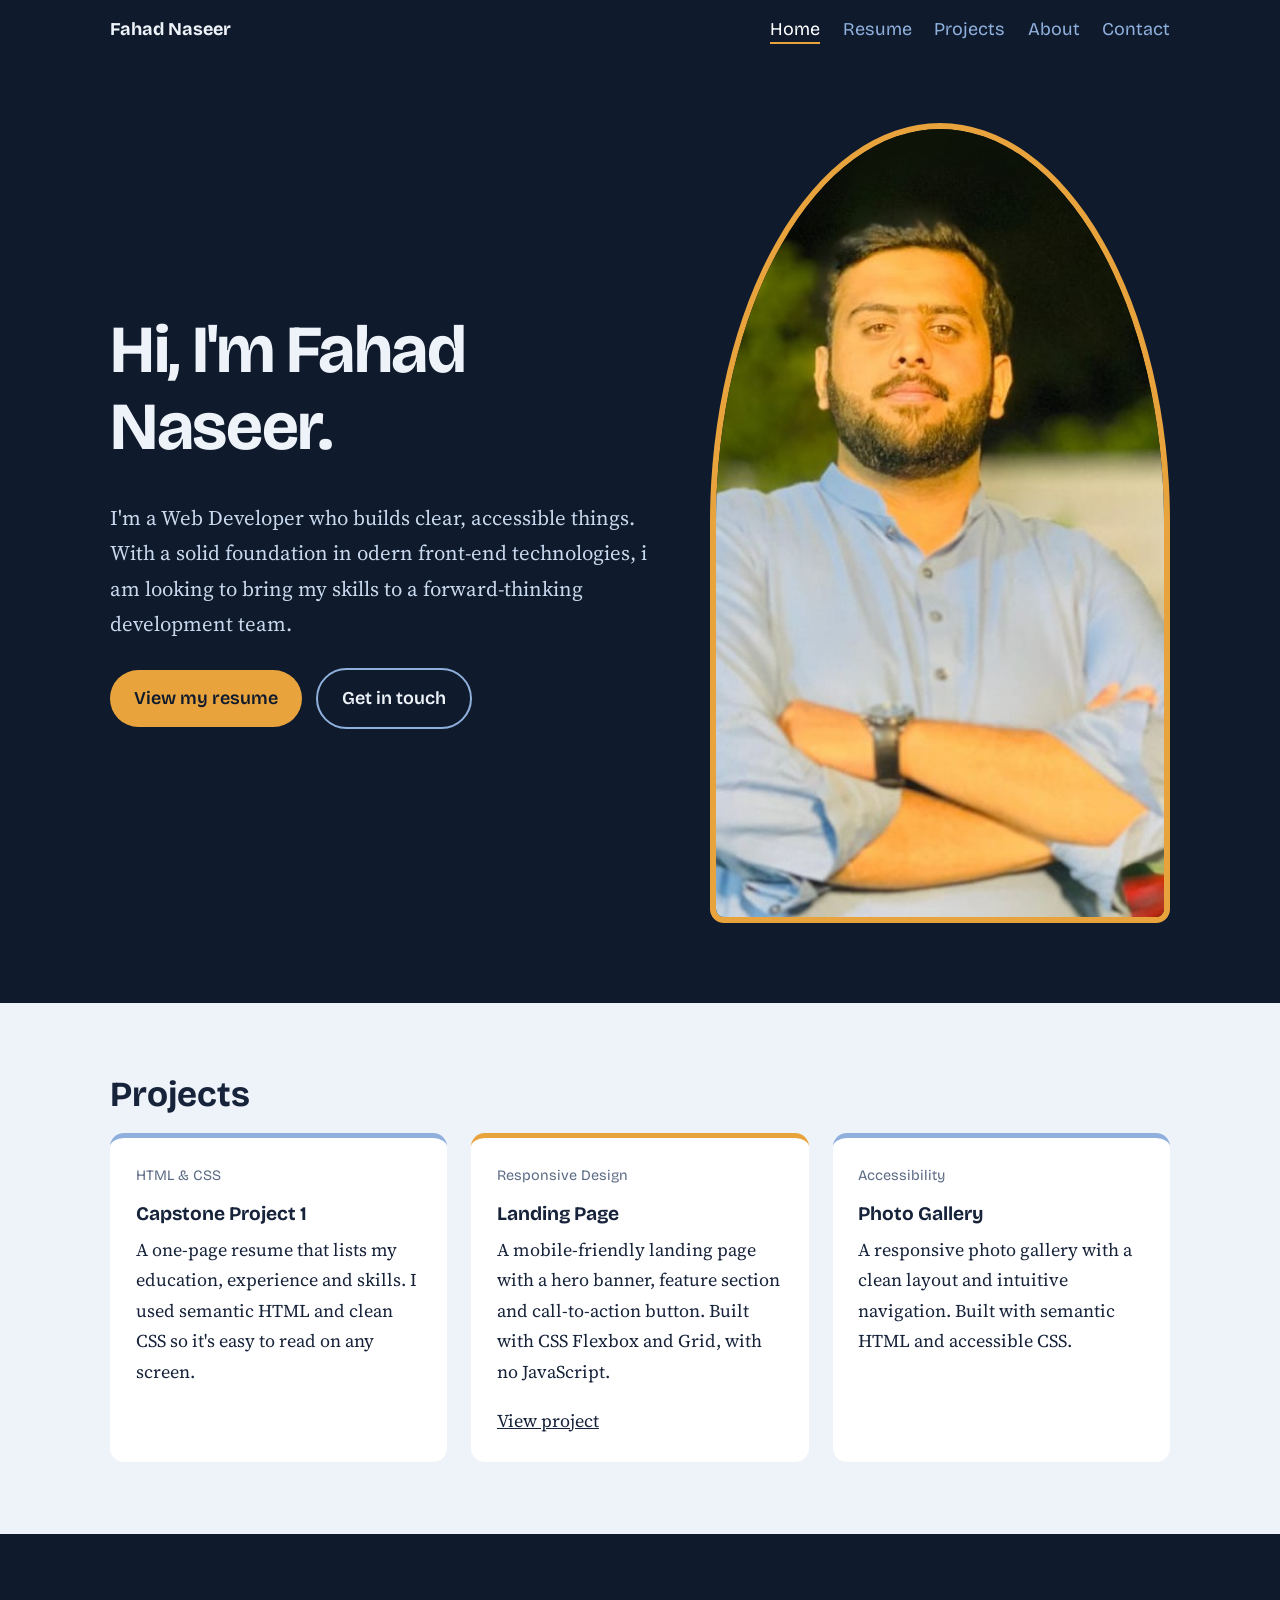
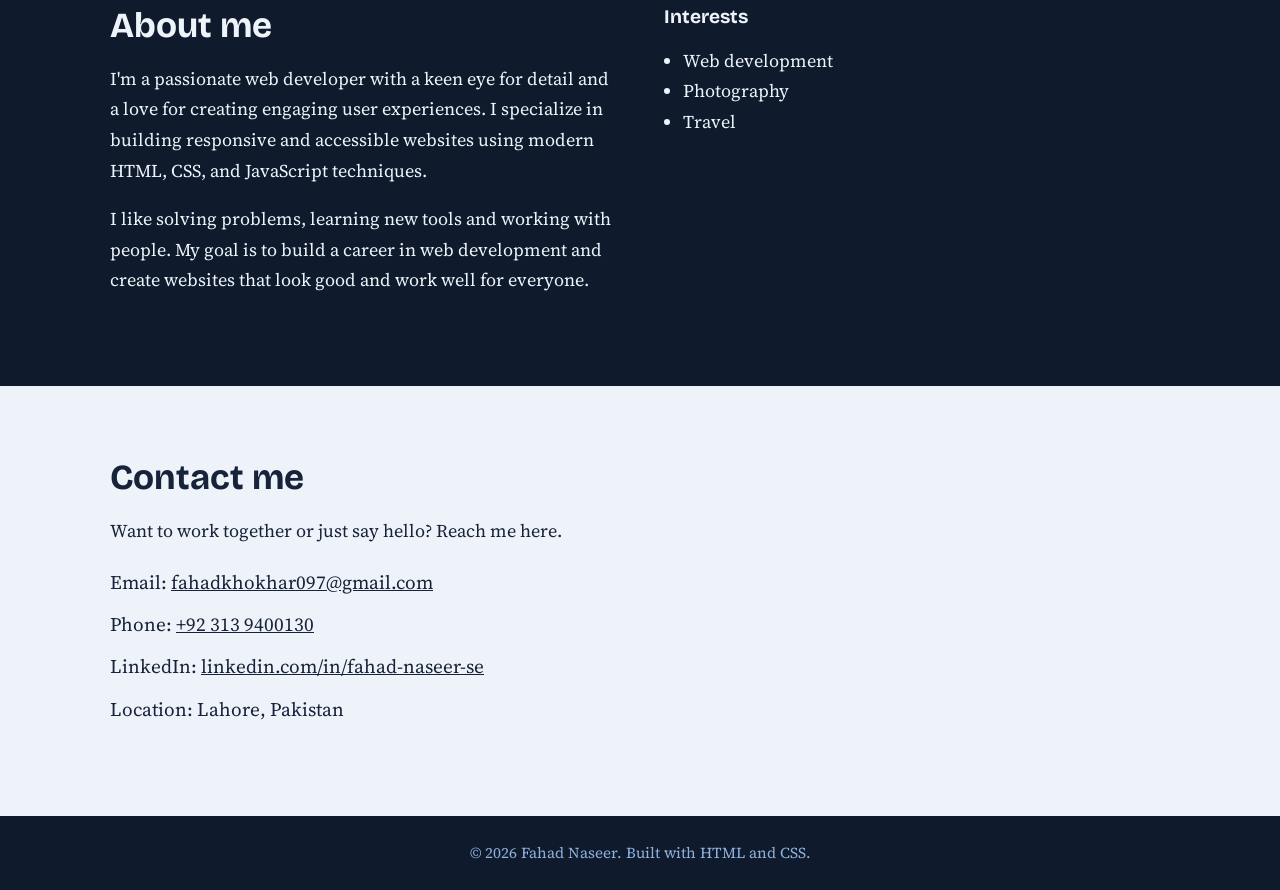
<file: index.html>
<!doctype html>
<html lang="en">
  <head>
    <meta charset="UTF-8" />
    <meta name="viewport" content="width=device-width, initial-scale=1" />
    <title>Fahad Naseer | Personal Website</title>
    <meta
      name="description"
      content="Personal website of Your Name: skills, projects and contact details."
    />
    <link rel="preconnect" href="https://fonts.googleapis.com" />
    <link
      href="https://fonts.googleapis.com/css2?family=Bricolage+Grotesque:wght@500;700&family=Source+Serif+4:wght@400;600&display=swap"
      rel="stylesheet"
    />
    <link rel="stylesheet" href="style.css" />
  </head>
  <body>
    <header class="site-header">
      <div class="container site-header__inner">
        <a class="logo" href="index.html">Fahad Naseer</a>
        <nav class="nav" aria-label="Main">
          <ul class="nav__list">
            <li>
              <a class="nav__link nav__link--current" href="index.html">Home</a>
            </li>
            <li><a class="nav__link" href="resume.html">Resume</a></li>
            <li>
              <a class="nav__link" href="index.html#projects">Projects</a>
            </li>
            <li><a class="nav__link" href="index.html#about">About</a></li>
            <li><a class="nav__link" href="index.html#contact">Contact</a></li>
          </ul>
        </nav>
      </div>
    </header>
    <main>
      <section class="hero" id="home">
        <div class="container hero__inner">
          <div>
            <h1>Hi, I'm Fahad Naseer.</h1>
            <p class="hero__lead">
              I'm a Web Developer who builds clear, accessible things. With a
              solid foundation in  odern front-end technologies, i am looking
            to bring my skills to a forward-thinking development team. </p>
            <a class="btn btn--primary" href="resume.html">View my resume</a>
            <a class="btn btn--ghost" href="#contact">Get in touch</a>
          </div>
          <img
            class="hero__photo"
            src="images/profile.jpg"
            alt="Portrait of me wearing a light blue kurta with my arms crossed, outdoors in the evening"
            width="800"
            height="800"
          />
        </div>
      </section>

      <section class="section" id="projects" aria-labelledby="projects-title">
        <div class="container">
          <h2 id="projects-title">Projects</h2>
          <div class="grid">
            <article class="card">
              <p class="card__tag">HTML &amp; CSS</p>
              <h3>Capstone Project 1</h3>
              <p>
                A one-page resume that lists my education, experience and
                skills. I used semantic HTML and clean CSS so it's easy to read
                on any screen.
              </p>
            </article>
            <article class="card">
              <p class="card__tag">Responsive Design</p>
              <h3>Landing Page</h3>
              <p>
                A mobile-friendly landing page with a hero banner, feature
                section and call-to-action button. Built with CSS Flexbox and
                Grid, with no JavaScript.
              </p>
              <a href="#https://fahadnaseerse1.github.io/digital-bank-page/"
                >View project</a
              >
            </article>
            <article class="card">
              <p class="card__tag">Accessibility</p>
              <h3>Photo Gallery</h3>
              <p>
                A responsive photo gallery with a clean layout and intuitive
                navigation. Built with semantic HTML and accessible CSS.
              </p>
            </article>
          </div>
        </div>
      </section>

      <section
        class="section section--dark"
        id="about"
        aria-labelledby="about-title"
      >
        <div class="container about">
          <div>
            <h2 id="about-title">About me</h2>
            <p>
              I'm a passionate web developer with a keen eye for detail and a
              love for creating engaging user experiences. I specialize in
              building responsive and accessible websites using modern HTML,
              CSS, and JavaScript techniques.
            </p>
            <p>
              I like solving problems, learning new tools and working with
              people. My goal is to build a career in web development and create
              websites that look good and work well for everyone.
            </p>
          </div>
          <div>
            <h3>Interests</h3>
            <ul class="interests">
              <li>Web development</li>
              <li>Photography</li>
              <li>Travel</li>
            </ul>
          </div>
        </div>
      </section>

      <section class="section" id="contact" aria-labelledby="contact-title">
        <div class="container">
          <h2 id="contact-title">Contact me</h2>
          <p>Want to work together or just say hello? Reach me here.</p>
          <ul class="contact-list">
            <li>
              Email:
              <a href="fahadkhokhar097@gmail.com">fahadkhokhar097@gmail.com</a>
            </li>
            <li>Phone: <a href="tel:+923139400130">+92 313 9400130</a></li>
            <li>
              LinkedIn:
              <a href="https://www.linkedin.com/in/fahad-naseer-se"
                >linkedin.com/in/fahad-naseer-se</a
              >
            </li>
            <li>Location: Lahore, Pakistan</li>
          </ul>
        </div>
      </section>
    </main>
    <footer class="site-footer">
      <p style="margin: 0 auto">
        &copy; 2026 Fahad Naseer. Built with HTML and CSS.
      </p>
    </footer>
  </body>
</html>
</file>
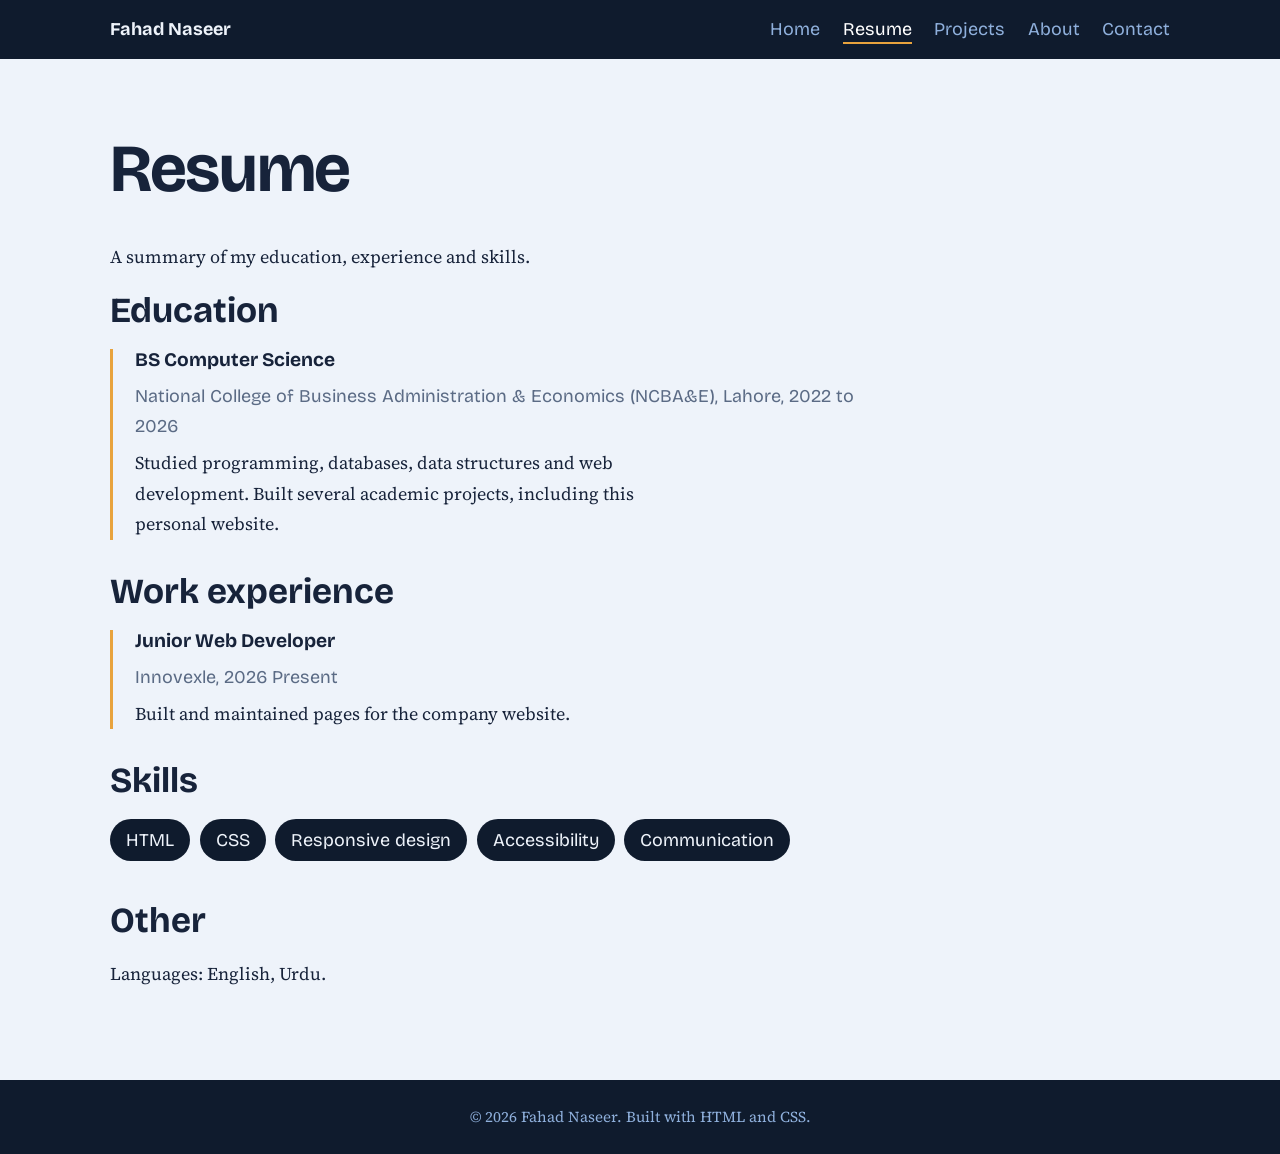
<file: resume.html>
<!doctype html>
<html lang="en">
  <head>
    <meta charset="UTF-8" />
    <meta name="viewport" content="width=device-width, initial-scale=1" />
    <title>Resume | Fahad Naseer</title>
    <meta
      name="description"
      content="Personal website of Your Name: skills, projects and contact details."
    />
    <link rel="preconnect" href="https://fonts.googleapis.com" />
    <link
      href="https://fonts.googleapis.com/css2?family=Bricolage+Grotesque:wght@500;700&family=Source+Serif+4:wght@400;600&display=swap"
      rel="stylesheet"
    />
    <link rel="stylesheet" href="style.css" />
  </head>
  <body>
    <header class="site-header">
      <div class="container site-header__inner">
        <a class="logo" href="index.html">Fahad Naseer</a>
        <nav class="nav" aria-label="Main">
          <ul class="nav__list">
            <li><a class="nav__link" href="index.html">Home</a></li>
            <li>
              <a class="nav__link nav__link--current" href="resume.html"
                >Resume</a
              >
            </li>
            <li>
              <a class="nav__link" href="index.html#projects">Projects</a>
            </li>
            <li><a class="nav__link" href="index.html#about">About</a></li>
            <li><a class="nav__link" href="index.html#contact">Contact</a></li>
          </ul>
        </nav>
      </div>
    </header>
    <main>
      <section class="section" aria-labelledby="resume-title">
        <div class="container">
          <h1 id="resume-title">Resume</h1>
          <p>A summary of my education, experience and skills.</p>

          <h2>Education</h2>
          <article class="entry">
            <h3>BS Computer Science</h3>
            <p class="entry__meta">
              National College of Business Administration &amp; Economics
              (NCBA&amp;E), Lahore, 2022 to 2026
            </p>
            <p>
              Studied programming, databases, data structures and web
              development. Built several academic projects, including this
              personal website.
            </p>
          </article>

          <h2>Work experience</h2>
          <article class="entry">
            <h3>Junior Web Developer</h3>
            <p class="entry__meta">Innovexle, 2026 Present</p>
            <p>Built and maintained pages for the company website.</p>
          </article>

          <h2>Skills</h2>
          <ul class="skills">
            <li>HTML</li>
            <li>CSS</li>
            <li>Responsive design</li>
            <li>Accessibility</li>
            <li>Communication</li>
          </ul>

          <h2 style="margin-top: 2.5rem">Other</h2>
          <p>Languages: English, Urdu.</p>
        </div>
      </section>
    </main>
    <footer class="site-footer">
      <p style="margin: 0 auto">
        &copy; 2026 Fahad Naseer. Built with HTML and CSS.
      </p>
    </footer>
  </body>
</html>
</file>
<file: style.css>
:root {
  --night: #0f1b2d;
  --shirt: #8fb0dc;
  --mist: #eef3fa;
  --amber: #e8a33d;
  --ink: #17233a;
  --muted: #5b6b85;
  --radius: 14px;
  --font-display: "Bricolage Grotesque", "Segoe UI", sans-serif;
  --font-body: "Source Serif 4", Georgia, serif;
}

*,
*::before,
*::after {
  box-sizing: border-box;
}
html {
  scroll-behavior: smooth;
}
body {
  margin: 0;
  font-family: var(--font-body);
  font-size: 1.125rem;
  line-height: 1.7;
  color: var(--ink);
  background: var(--mist);
}
img {
  max-width: 100%;
  display: block;
}
a {
  color: inherit;
}
a:focus-visible,
.btn:focus-visible {
  outline: 3px solid var(--amber);
  outline-offset: 3px;
}
h1,
h2,
h3 {
  font-family: var(--font-display);
  line-height: 1.15;
  margin: 0 0 0.5em;
}
h1 {
  font-size: clamp(2.4rem, 6vw, 4.2rem);
  letter-spacing: -0.02em;
}
h2 {
  font-size: clamp(1.6rem, 3.5vw, 2.2rem);
}
h3 {
  font-size: 1.2rem;
}
p {
  max-width: 62ch;
  margin: 0 0 1em;
}

.container {
  width: min(1060px, 92%);
  margin-inline: auto;
}
.section {
  padding: 4.5rem 0;
}
.section--dark {
  background: var(--night);
  color: var(--mist);
}

.site-header {
  background: var(--night);
  position: sticky;
  top: 0;
  z-index: 10;
}
.site-header__inner {
  display: flex;
  flex-wrap: wrap;
  justify-content: space-between;
  align-items: center;
  gap: 0.5rem 2rem;
  padding: 0.9rem 0;
}
.logo {
  font-family: var(--font-display);
  font-weight: 700;
  color: var(--mist);
  text-decoration: none;
}
.nav__list {
  display: flex;
  flex-wrap: wrap;
  gap: 1.4rem;
  list-style: none;
  margin: 0;
  padding: 0;
  font-family: var(--font-display);
}
.nav__link {
  color: var(--shirt);
  text-decoration: none;
  padding-bottom: 2px;
}
.nav__link:hover,
.nav__link--current {
  color: #fff;
  border-bottom: 2px solid var(--amber);
}

.hero {
  background: var(--night);
  color: var(--mist);
  padding: 4rem 0 5rem;
}
.hero__inner {
  display: grid;
  grid-template-columns: 1.2fr 1fr;
  gap: 3rem;
  align-items: center;
}
.hero__lead {
  font-size: 1.3rem;
  color: #c9d8ee;
}
.hero__photo {
  border-radius: 50% 50% var(--radius) var(--radius);
  border: 6px solid var(--amber);
  width: 100%;
  aspect-ratio: 1;
  object-fit: cover;
}
.btn {
  display: inline-block;
  font-family: var(--font-display);
  font-weight: 600;
  padding: 0.8rem 1.5rem;
  border-radius: 999px;
  text-decoration: none;
  margin: 0.4rem 0.6rem 0.4rem 0;
}
.btn--primary {
  background: var(--amber);
  color: var(--night);
}
.btn--ghost {
  border: 2px solid var(--shirt);
  color: var(--mist);
}
.btn:hover {
  filter: brightness(1.1);
}

.grid {
  display: grid;
  grid-template-columns: repeat(auto-fit, minmax(260px, 1fr));
  gap: 1.5rem;
}
.card {
  background: #fff;
  border-radius: var(--radius);
  padding: 1.6rem;
  border-top: 5px solid var(--shirt);
}
.card:nth-child(2) {
  border-top-color: var(--amber);
}
.card__tag {
  font-family: var(--font-display);
  font-size: 0.9rem;
  color: var(--muted);
}

.about {
  display: grid;
  grid-template-columns: 1fr 1fr;
  gap: 3rem;
  align-items: start;
}
.interests {
  padding-left: 1.2rem;
}

.entry {
  border-left: 3px solid var(--amber);
  padding-left: 1.4rem;
  margin-bottom: 2rem;
}
.entry__meta {
  font-family: var(--font-display);
  color: var(--muted);
  margin: 0 0 0.4rem;
}
.skills {
  display: flex;
  flex-wrap: wrap;
  gap: 0.6rem;
  list-style: none;
  padding: 0;
  margin: 0;
}
.skills li {
  background: var(--night);
  color: var(--mist);
  font-family: var(--font-display);
  padding: 0.35rem 1rem;
  border-radius: 999px;
}

.contact-list {
  list-style: none;
  padding: 0;
  font-size: 1.2rem;
}
.contact-list li {
  margin-bottom: 0.6rem;
}
.section--dark a {
  color: var(--amber);
}

.site-footer {
  background: var(--night);
  color: var(--shirt);
  text-align: center;
  padding: 1.5rem 0;
  font-size: 0.95rem;
}

@media (max-width: 760px) {
  .hero__inner,
  .about {
    grid-template-columns: 1fr;
  }
  .hero__photo {
    max-width: 320px; margin-inline: auto;
  }
  .section {
    padding: 3rem 0;
  }
}
@media (prefers-reduced-motion: reduce) {
  html {
    scroll-behavior: auto;
  }
}
</file>
